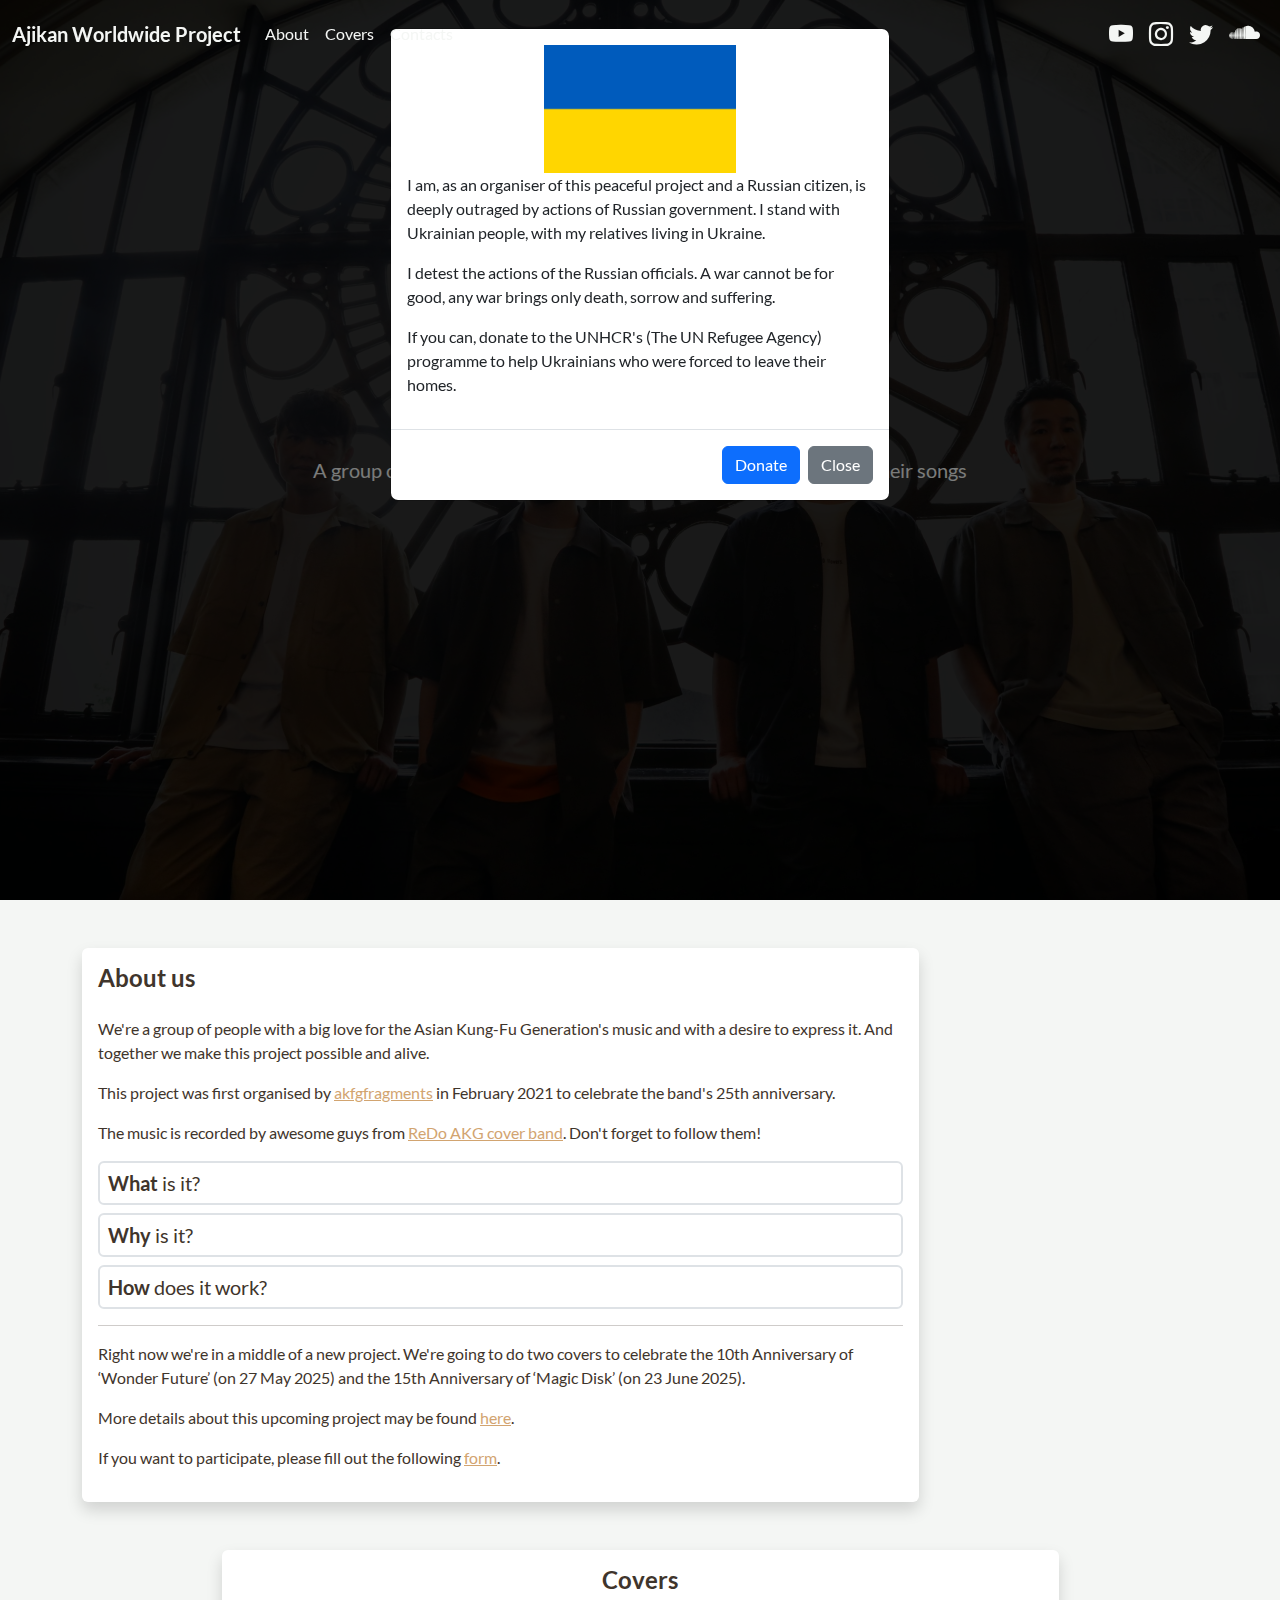
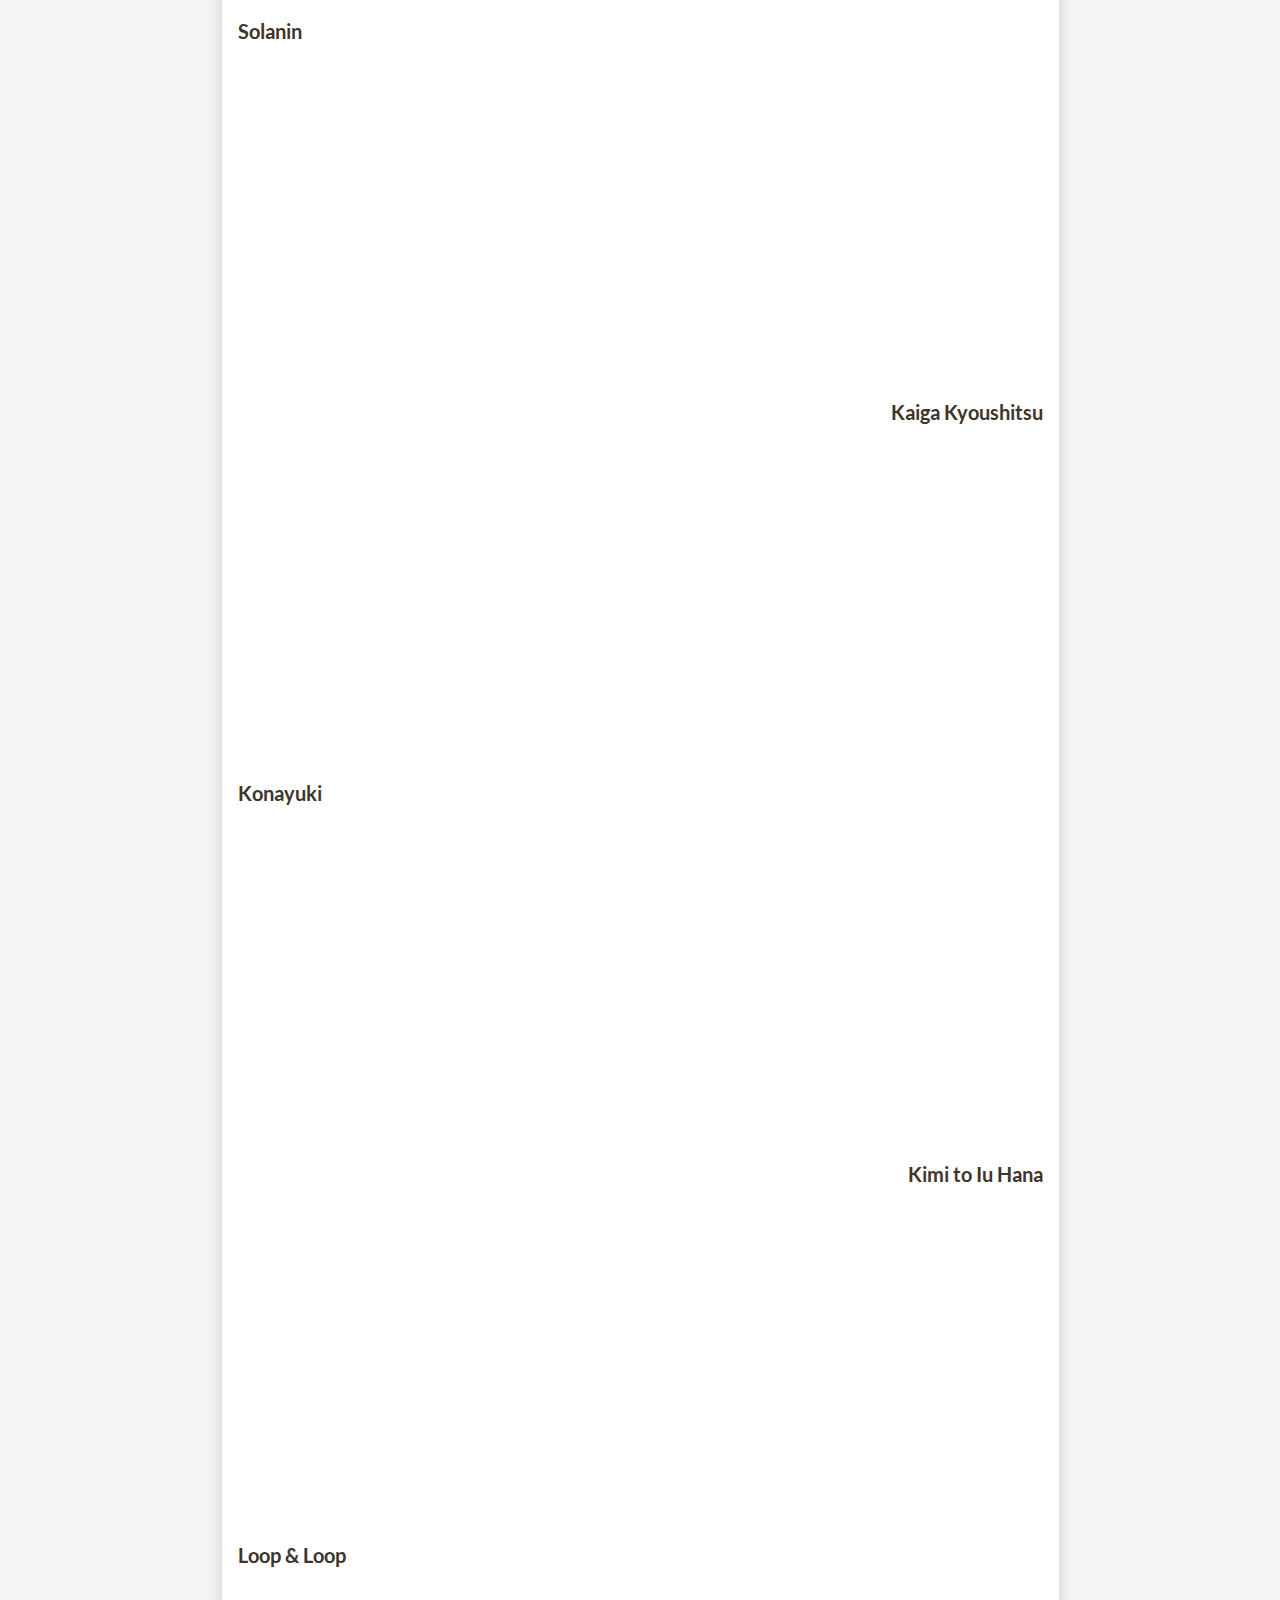
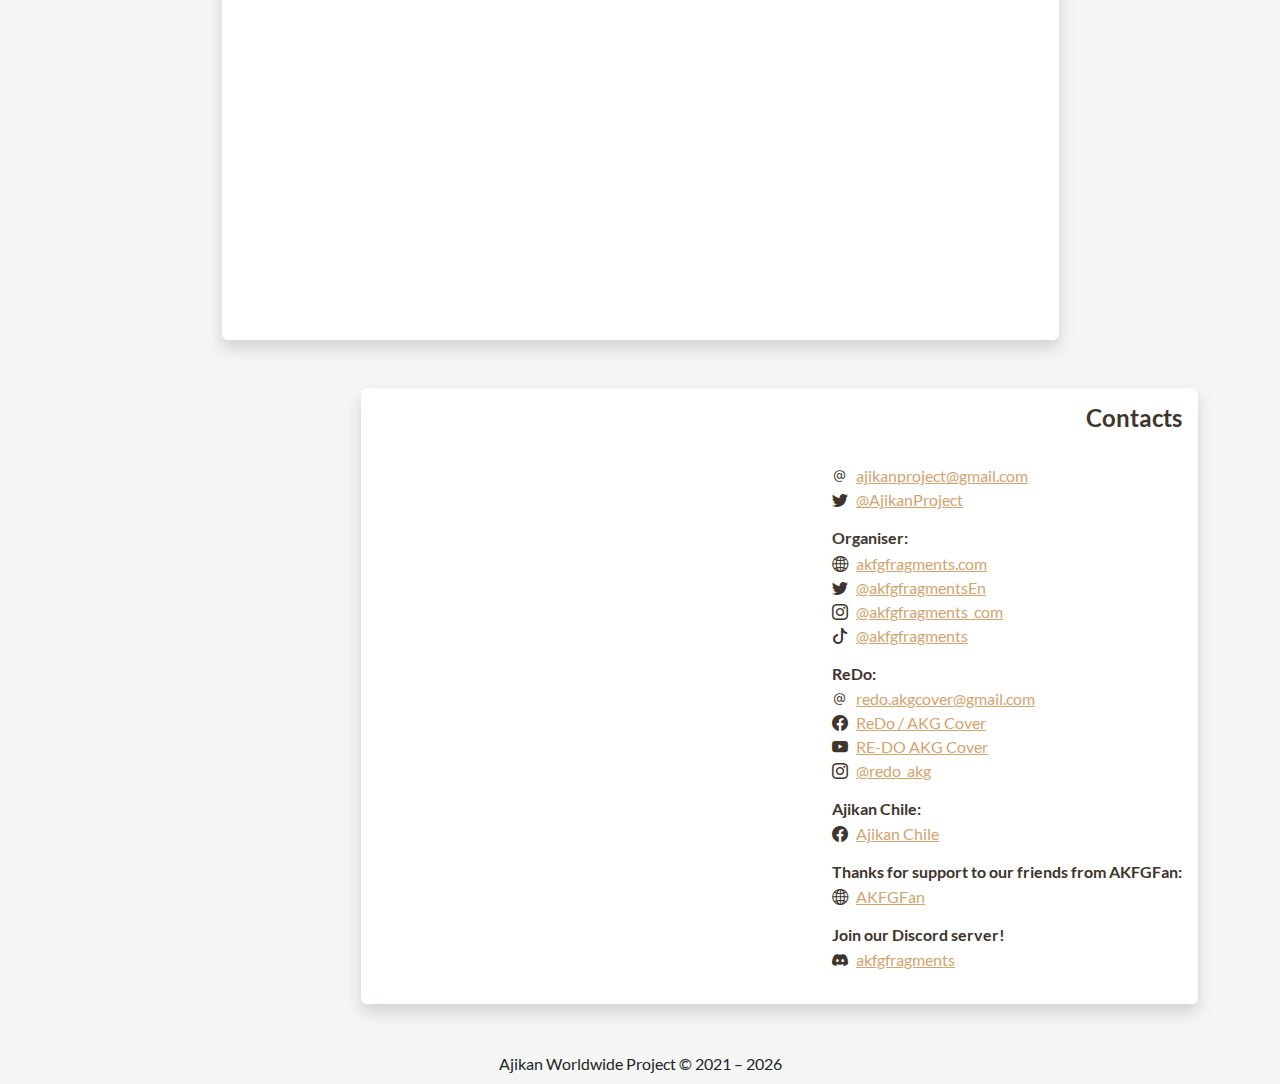
<file: index.html>
<!DOCTYPE html>
<html lang="en">

<head>
  <meta charset="UTF-8" />
  <meta name="description" content="A group of people who love Asian Kung-Fu Generation and cover their songs" />
  <meta name="robots" content="noarchive" />

  <title>Ajikan Worldwide Project</title>

  <!-- Bootstrap CSS -->
  <link href="https://cdn.jsdelivr.net/npm/bootstrap@5.3.3/dist/css/bootstrap.min.css" rel="stylesheet"
    integrity="sha384-QWTKZyjpPEjISv5WaRU9OFeRpok6YctnYmDr5pNlyT2bRjXh0JMhjY6hW+ALEwIH" crossorigin="anonymous">
  <script src="https://cdn.jsdelivr.net/npm/bootstrap@5.3.3/dist/js/bootstrap.bundle.min.js"
    integrity="sha384-YvpcrYf0tY3lHB60NNkmXc5s9fDVZLESaAA55NDzOxhy9GkcIdslK1eN7N6jIeHz"
    crossorigin="anonymous"></script>

  <link rel="stylesheet" href="https://cdn.jsdelivr.net/npm/bootstrap-icons@1.11.3/font/bootstrap-icons.min.css">

  <!-- FontAwesome -->
  <link rel="stylesheet" href="https://maxcdn.bootstrapcdn.com/font-awesome/4.4.0/css/font-awesome.min.css">

  <!-- JQuery -->
  <script src="https://ajax.googleapis.com/ajax/libs/jquery/3.6.0/jquery.min.js"></script>

  <!-- Open Ukraine modal -->
  <script type="text/javascript">
    $(window).on('load', function () {
      $('#ukraineModal').modal('show');
    });
  </script>

  <script type="text/javascript" src="js/script.js"></script>
</head>

<body id="page-top">
  <div id="ukraineModal" class="modal fade" tabindex="-1" aria-labelledby="ukraineModal" aria-hidden="true">
    <div class="modal-dialog">
      <div class="modal-content">
        <div class="modal-body">
          <img class="mx-auto d-block" style="width: 192px; height: 128.25;" src="assets/img/uk_flag.png">
          <p>I am, as an organiser of this peaceful project and a Russian citizen, is deeply outraged by actions of
            Russian government. I stand with Ukrainian people, with my relatives living in Ukraine.</p>
          <p>I detest the actions of the Russian officials. A war cannot be for good, any war brings only death, sorrow
            and suffering.</p>
          <p>If you can, donate to the UNHCR's (The UN Refugee Agency) programme to help Ukrainians who were forced to
            leave their homes.</p>
        </div>
        <div class="modal-footer">
          <button type="button" class="btn btn-primary"
            onclick="window.open('https://donate.unhcr.org/int/en/ukraine-emergency#_ga=2.117239878.1532399860.1646207460-1762786588.1646207460');">Donate</button>
          <button type="button" class="btn btn-secondary" data-bs-dismiss="modal">Close</button>
        </div>
      </div>
    </div>
  </div>

  <header>
    <nav class="navbar navbar-expand-lg navbar-dark d-none d-lg-block" style="z-index: 2000;">
      <div class="container-fluid">
        <!-- Header menu -->
        <a class="navbar-brand nav-link" href="#page-top">
          <strong>Ajikan Worldwide Project</strong>
        </a>
        <button class="navbar-toggler" type="button" data-mdb-toggle="collapse" data-mdb-target="#navbarExample01"
          aria-controls="navbarExample01" aria-expanded="false" aria-label="Toggle navigation">
          <i class="bi bi-list"></i>
        </button>
        <div class="collapse navbar-collapse">
          <ul class="navbar-nav me-auto mb-2 mb-lg-0">
            <li class="nav-item active">
              <a class="nav-link" aria-current="page" href="#about">About</a>
            </li>
            <li class="nav-item">
              <a class="nav-link" aria-current="page" href="#covers">Covers</a>
            </li>
            <li class="nav-item">
              <a class="nav-link" aria-current="page" href="#contacts">Contacts</a>
            </li>
          </ul>

          <ul class="navbar-nav d-flex flex-row">
            <!-- Icons -->
            <li class="nav-item me-3 me-lg-0">
              <a class="nav-link" href="https://youtube.com/playlist?list=PLBtkVDK4SilvVspp_Xd1tczw7ywoRb23K"
                rel="nofollow" target="_blank" role="img" title="YouTube" aria-label="YouTube">
                <i class="header-icon bi bi-youtube"></i>
              </a>
            </li>
            <li class="nav-item me-3 me-lg-0">
              <a class="nav-link" href="https://instagram.com/akfgfragments_com" rel="nofollow" target="_blank"
                 role="img" aria-label="Instagram">
                <i class="header-icon bi bi-instagram"></i>
              </a>
            </li>
            <li class="nav-item me-3 me-lg-0">
              <a class="nav-link" href="https://twitter.com/AjikanProject" rel="nofollow" target="_blank" role="img"
                title="Twitter" aria-label="Twitter">
                <i class="header-icon bi bi-twitter"></i>
              </a>
            </li>
            <li class="nav-item me-3 me-lg-0">
              <a class="nav-link" href="https://soundcloud.com/ajikanproject" rel="nofollow" target="_blank" role="img"
                title="SoundCloud" aria-label="SoundCloud">
                <i class="header-icon fa fa-soundcloud pt-1"></i>
              </a>
            </li>
          </ul>
        </div>
      </div>
    </nav>

    <!-- Header image -->
    <div id="intro" class="bg-image shadow-2-strong">
      <div class="mask h-100">
        <div class="container d-flex align-items-center justify-content-center text-center h-100">
          <div>
            <h1 class="mb-3">Ajikan Worldwide Project</h1>
            <h5 class="mb-4">A group of people who love Asian Kung-Fu Generation and cover their songs</h5>
          </div>
        </div>
      </div>
    </div>
  </header>

  <!--Main layout-->
  <main class="mt-5">
    <div class="container">
      <!--Section: About-->
      <section class="mb-5 d-flex justify-content-start" id="about">
        <div class="shadow rounded p-3 content-block w-75">
          <h4 class="mb-4 text-start"><strong>About us</strong></h4>

          <p>We're a group of people with a big love for the Asian Kung-Fu Generation's music and with a desire to
            express it. And together we make this project possible and alive.</p>
          <p>This project was first organised by <a href="https://akfgfragments.com" target="_blank"
              role="link">akfgfragments</a> in February 2021 to celebrate the band's 25th anniversary.</p>
          <p>The music is recorded by awesome guys from <a href="https://www.facebook.com/redo.akg/" rel="nofollow"
              target="_blank" role="link" aria-label="Facebook">ReDo AKG cover band</a>. Don't forget to follow them!
          </p>

          <div class="mb-2">
            <h5 class="border border-2 rounded-top rounded-bottom mb-0 p-2 about-small-header" data-id="1">
              <strong>What</strong> is it?
            </h5>
            <div class="border border-top-0 border-2 rounded-bottom m-0 p-2 about-small-text" data-id="1">
              <p>This is a worldwide project in which anyone can participate. We make covers to celebrate different
                landmarks of the band's history. For example, initially we made a cover of ‘Solanin’ to feature the
                Asian Kung-Fu Generation's 25th Anniversary.</p>
            </div>
          </div>

          <div class="mb-2">
            <h5 class="border border-2 rounded-top rounded-bottom mb-0 p-2 about-small-header" data-id="2">
              <strong>Why</strong> is it?
            </h5>
            <div class="border border-top-0 border-2 rounded-bottom m-0 p-2 about-small-text" data-id="2">
              <p>The main purpose of the project is to show how big and diverse Asian Kung-Fu Generation fan community
                is. It doesn’t matter whether can we sing or not. The purpose is not to make a cover with perfect
                vocals, the main goal is to show our love and passion for the band.</p>
            </div>
          </div>

          <div class="mb-2">
            <h5 class="border border-2 rounded-top rounded-bottom mb-0 p-2 about-small-header" data-id="3">
              <strong>How</strong> does it work?
            </h5>
            <div class="border border-top-0 border-2 rounded-bottom m-0 p-2 about-small-text" data-id="3">
              <p>We select a song via an open survey in which anyone can take part in. As soon as song is chosen, we
                record the instrumental part (thanks to the cover band Re-Do). After that, each participant record the
                needed part of the song. When everything of the above is ready, we mix and master the final track, and
                edit the video. Then, at the landmark date, the video is uploaded to YouTube.</p>
              <p>The results of song selection questionnaires are availaible <a href="./songs-selection.html"
                  target="_blank">here</a>.</p>
            </div>
          </div>

          <hr>

          <div>
            <p>Right now we're in a middle of a new project. We're going to do two covers to celebrate the 10th Anniversary
              of ‘Wonder Future’ (on 27 May 2025) and the 15th Anniversary of ‘Magic Disk’ (on 23 June 2025).</p>
            <p>More details about this upcoming project may be found <a href="./2025.html">here</a>.
            </p>
            <p>If you want to participate, please fill out the following <a
                href="https://akfgfragments.notion.site/12d1ab9759bf8075a21ac1ede3f9e10f?pvs=105" target="_blank">form</a>.</p>
          </div>

          <!--div>
            <h5><strong>Want to join us?</strong></h5>
            <p>Right now we don't run any cover project, but if you want to be notified about upcoming events, write to <a href="mailto:ajikanproject@gmail.com" rel="nofollow" target="_blank" role="img" aria-label="E-mail">ajikanproject@gmail.com</a>.</p>
          </div-->
        </div>
      </section>
      <!--Section: About-->

      <!--Section: Covers-->
      <section class="mb-5 d-flex justify-content-center" id="covers">
        <div class="shadow rounded p-3 content-block w-75">
          <h4 class="mb-4 text-center"><strong>Covers</strong></h4>

          <div class="mb-4 cover-block">
            <h5 class="mb-3 text-start"><strong>Solanin</strong></h5>

            <div class="ratio ratio-16x9 cover-video cover-video-left">
              <iframe src="https://www.youtube-nocookie.com/embed/ccM2jZI3OmI" title="YouTube video player"
                frameborder="0"
                allow="accelerometer; autoplay; clipboard-write; encrypted-media; gyroscope; picture-in-picture"
                allowfullscreen></iframe>
            </div>
          </div>

          <div class="mb-4 cover-block">
            <h5 class="mb-3 text-end"><strong>Kaiga Kyoushitsu</strong></h5>

            <div class="ratio ratio-16x9 cover-video cover-video-right">
              <iframe width="700" height="393.75" src="https://www.youtube-nocookie.com/embed/iybtu4-18_0"
                title="YouTube video player" frameborder="0"
                allow="accelerometer; autoplay; clipboard-write; encrypted-media; gyroscope; picture-in-picture"
                allowfullscreen></iframe>
            </div>
          </div>

          <div class="mb-4 cover-block">
            <h5 class="mb-3 text-start"><strong>Konayuki</strong></h5>

            <div class="ratio ratio-16x9 cover-video cover-video-left">
              <iframe width="700" height="393.75" src="https://www.youtube-nocookie.com/embed/epsY6f1ets0"
                title="YouTube video player" frameborder="0"
                allow="accelerometer; autoplay; clipboard-write; encrypted-media; gyroscope; picture-in-picture"
                allowfullscreen></iframe>
            </div>
          </div>

          <div class="mb-4 cover-block">
            <h5 class="mb-3 text-end"><strong>Kimi to Iu Hana</strong></h5>

            <div class="ratio ratio-16x9 cover-video cover-video-right">
              <iframe width="700" height="393.75" src="https://www.youtube-nocookie.com/embed/tEllozG43H8"
                title="YouTube video player" frameborder="0"
                allow="accelerometer; autoplay; clipboard-write; encrypted-media; gyroscope; picture-in-picture"
                allowfullscreen></iframe>
            </div>
          </div>

          <div class="mb-4 cover-block">
            <h5 class="mb-3 text-start"><strong>Loop & Loop</strong></h5>

            <div class="ratio ratio-16x9 cover-video cover-video-left">
              <iframe width="700" height="393.75" src="https://www.youtube-nocookie.com/embed/_kSjoRU4OHg"
                title="YouTube video player" frameborder="0"
                allow="accelerometer; autoplay; clipboard-write; encrypted-media; gyroscope; picture-in-picture"
                allowfullscreen></iframe>
            </div>
          </div>
        </div>
      </section>
      <!--Section: Covers-->

      <!--Section: Contacts-->
      <!-- NOT ADAPTED FOR MOBILES! -->
      <section class="mb-5 d-flex justify-content-end" id="contacts">
        <div class="shadow rounded p-3 content-block w-75 d-flex justify-content-end">
          <div class="d-flex flex-column justify-content-end">
            <div class="mb-4 text-end">
              <h4><strong>Contacts</strong></h4>
            </div>

            <div>
              <div class="mb-3 d-flex flex-column">
                <div class="d-inline-flex">
                  <i class="bi bi-at pe-2"></i>
                  <a href="mailto:ajikanproject@gmail.com" rel="nofollow" target="_blank" role="link"
                    aria-label="E-mail">ajikanproject@gmail.com</a>
                </div>
                <div class="d-inline-flex">
                  <i class="bi bi-twitter pe-2"></i>
                  <a href="https://twitter.com/AjikanProject" rel="nofollow" target="_blank" role="link"
                    aria-label="Twitter">@AjikanProject</a>
                </div>
              </div>

              <div class="mb-3 d-flex flex-column">
                <h6 class="mb-1"><strong>Organiser:</strong></h6>
                <div class="d-inline-flex">
                  <i class="bi bi-globe2 pe-2"></i>
                  <a href="https://akfgfragments.com" target="_blank" role="link"
                    aria-label="akfgfragments">akfgfragments.com</a>
                </div>
                <div class="d-inline-flex">
                  <i class="bi bi-twitter pe-2"></i>
                  <a href="https://twitter.com/akfgfragmentsEn" rel="nofollow" target="_blank" role="link"
                    aria-label="Twitter">@akfgfragmentsEn</a>
                </div>
                <div class="d-inline-flex">
                  <i class="bi bi-instagram pe-2"></i>
                  <a href="https://www.instagram.com/akfgfragments_com/" rel="nofollow" target="_blank" role="link"
                    aria-label="Instagram">@akfgfragments_com</a>
                </div>
                <div class="d-inline-flex">
                  <i class="bi bi-tiktok pe-2"></i>
                  <a href="https://www.tiktok.com/@akfgfragments/" rel="nofollow" target="_blank" role="link"
                    aria-label="TikTok">@akfgfragments</a>
                </div>
              </div>

              <div class="mb-3 d-flex flex-column">
                <h6 class="mb-1"><strong>ReDo:</strong></h6>
                <div class="d-inline-flex">
                  <i class="bi bi-at pe-2"></i>
                  <a href="mailto:redo.akgcover@gmail.com" rel="nofollow" target="_blank" role="link"
                    aria-label="E-mail">redo.akgcover@gmail.com</a>
                </div>
                <div class="d-inline-flex">
                  <i class="bi bi-facebook pe-2"></i>
                  <a href="https://www.facebook.com/redo.akg/" rel="nofollow" target="_blank" role="link"
                    aria-label="Facebook">ReDo / AKG Cover</a>
                </div>
                <div class="d-inline-flex">
                  <i class="bi bi-youtube pe-2"></i>
                  <a href="https://www.youtube.com/channel/UC408ecwFVoL3ehcupHQL8_g" rel="nofollow" target="_blank"
                    role="link" aria-label="YouTube">RE-DO AKG Cover</a>
                </div>
                <div class="d-inline-flex">
                  <i class="bi bi-instagram pe-2"></i>
                  <a href="https://www.instagram.com/redo_akg/" rel="nofollow" target="_blank" role="link"
                    aria-label="Instagram">@redo_akg</a>
                </div>
              </div>

              <div class="mb-3 d-flex flex-column">
                <h6 class="mb-1"><strong>Ajikan Chile:</strong></h6>
                <div class="d-inline-flex">
                  <i class="bi bi-facebook pe-2"></i>
                  <a href="https://www.facebook.com/AjikanChile" rel="nofollow" target="_blank" role="link"
                    aria-label="Facebook">Ajikan Chile</a>
                </div>
              </div>

              <div class="mb-3 d-flex flex-column">
                <h6 class="mb-1"><strong>Thanks for support to our friends from AKFGFan:</strong></h6>
                <div class="d-inline-flex">
                  <i class="bi bi-globe2 pe-2"></i>
                  <a href="https://akfgfan.com/" rel="nofollow" target="_blank" role="img"
                    aria-label="AKFGFan">AKFGFan</a>
                </div>
              </div>

              <div class="mb-3 d-flex flex-column">
                <h6 class="mb-1"><strong>Join our Discord server!</strong></h6>
                <div class="d-inline-flex">
                  <i class="bi bi-discord pe-2"></i>
                  <a href="https://discord.gg/psvUGQP5gK" rel="nofollow" target="_blank" role="img"
                    aria-label="Discord">akfgfragments</a>
                </div>
              </div>
            </div>
          </div>
        </div>
      </section>
      <!--Section: Contacts-->
    </div>
  </main>

  <footer class="mb-2 text-center">
    <span>Ajikan Worldwide Project © 2021
      <span id="current-year">
        <script type="text/javascript">
          if (new Date().getFullYear() !== 2021) {
            document.write('– ' + new Date().getFullYear());
          }
        </script>
      </span>
    </span>
  </footer>
</body>

</html>
</file>
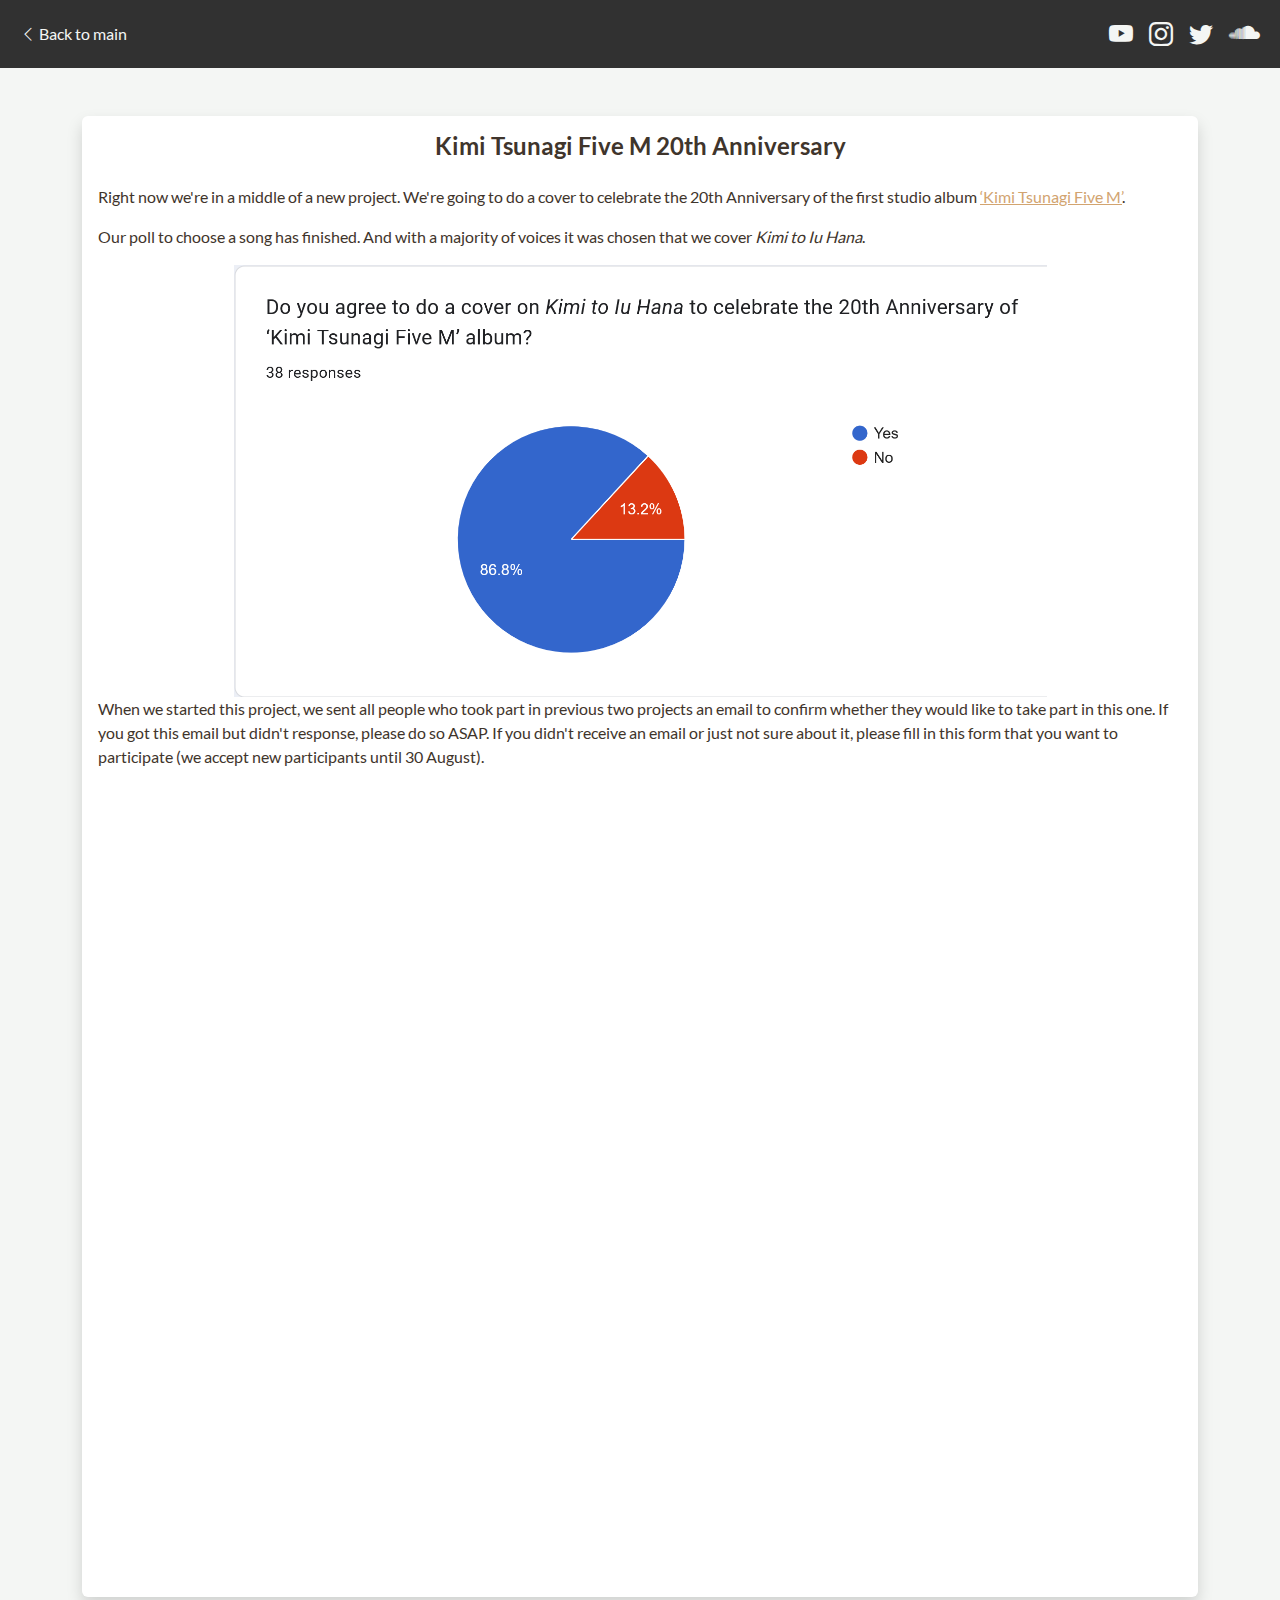
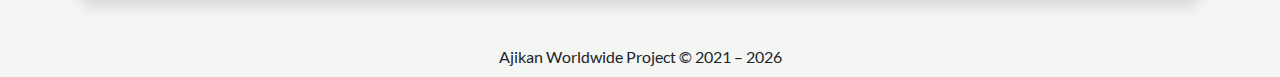
<file: kimi-tsunagi.html>
<!DOCTYPE html>
<html lang="en">

<head>
    <meta charset="UTF-8">
    <meta name="description" content="A group of people who love Asian Kung-Fu Generation and cover their songs" />
    <meta name="robots" content="noarchive, noindex" />
    <title>Ajikan Worldwide Project</title>

    <!-- Bootstrap CSS -->
    <link href="https://cdn.jsdelivr.net/npm/bootstrap@5.3.3/dist/css/bootstrap.min.css" rel="stylesheet"
    integrity="sha384-QWTKZyjpPEjISv5WaRU9OFeRpok6YctnYmDr5pNlyT2bRjXh0JMhjY6hW+ALEwIH" crossorigin="anonymous">

    <!-- FontAwesome -->
    <link rel="stylesheet" href="https://maxcdn.bootstrapcdn.com/font-awesome/4.4.0/css/font-awesome.min.css">

    <!-- JQuery -->
    <script src="https://ajax.googleapis.com/ajax/libs/jquery/3.6.0/jquery.min.js"></script>

    <script type="text/javascript" src="js/script.js"></script>
</head>

<body id="page-top">
    <header>
        <nav class="navbar navbar-expand-lg navbar-dark d-none d-lg-block">
            <div class="container-fluid">
                <!-- Header menu -->
                <div class="collapse navbar-collapse">
                    <ul class="navbar-nav me-auto mb-2 mb-lg-0">
                        <li class="nav-item active">
                            <a class="nav-link" aria-current="page" href="https://ajikanproject.akfgfragments.com"><i
                                    class="bi bi-chevron-left"></i> <span>Back to main</span></a>
                        </li>
                    </ul>

                    <ul class="navbar-nav d-flex flex-row">
                        <!-- Icons -->
                        <li class="nav-item me-3 me-lg-0">
                            <a class="nav-link"
                                href="https://youtube.com/playlist?list=PLBtkVDK4SilvVspp_Xd1tczw7ywoRb23K"
                                rel="nofollow" target="_blank" role="img" aria-label="YouTube">
                                <i class="header-icon bi bi-youtube"></i>
                            </a>
                        </li>
                        <li class="nav-item me-3 me-lg-0">
                            <a class="nav-link" href="https://instagram.com/akfgfragments_com" rel="nofollow" target="_blank"
                               role="img" aria-label="Instagram">
                                <i class="header-icon bi bi-instagram"></i>
                            </a>
                        </li>
                        <li class="nav-item me-3 me-lg-0">
                            <a class="nav-link" href="https://twitter.com/AjikanProject" rel="nofollow"
                                target="_blank" role="img" aria-label="Twitter">
                                <i class="header-icon bi bi-twitter"></i>
                            </a>
                        </li>
                        <li class="nav-item me-3 me-lg-0">
                            <a class="nav-link" href="https://soundcloud.com/ajikanproject" rel="nofollow"
                                target="_blank" role="img" title="SoundCloud" aria-label="SoundCloud">
                                <i class="header-icon fa fa-soundcloud pt-1"></i>
                            </a>
                        </li>
                    </ul>
                </div>
            </div>
        </nav>

        <div id="songs-mask"></div>
    </header>

    <!--Main layout-->
    <main class="mt-5">
        <div class="container">
            <section class="mb-5 d-flex justify-content-center">
                <div class="shadow rounded p-3 content-block w-100">
                    <h4 class="mb-4 text-center"><strong>Kimi Tsunagi Five M 20th Anniversary</strong></h4>
                    <p>Right now we're in a middle of a new project. We're going to do a cover to celebrate the 20th
                        Anniversary of the first studio album <a
                            href="https://akfgfragments.com/release?Kimi_Tsunagi_Five_M" target="_blank">‘Kimi Tsunagi
                            Five M’</a>.</p>
                    <!--p>We had an idea to cover <a href="https://akfgfragments.com/song?Kimi_to_Iu_Hana"
                            target="_blank"><em>Kimi to Iu Hana</em></a> for this project, but it's not totally fair.
                        So,we decided to run a poll to ask you all whether you are okay with this song, or you would
                        liketo run a full-album poll to chose a song.</p>
                    <div class="d-flex justify-content-center">
                        <iframe
                            src="https://docs.google.com/forms/d/e/1FAIpQLSeHjZduAScg-uFnawgK-1g3Wc5kZYHIDP5QtLgPun9xkQLdyw/viewform?embedded=true"
                            width="640" height="696" frameborder="0" marginheight="0" marginwidth="0">Loading…</iframe>
                    </div-->
                    <p>Our poll to choose a song has finished. And with a majority of voices it was chosen that we cover
                        <em>Kimi to Iu Hana</em>.</p>
                    <div class="d-flex justify-content-center">
                        <img src="./assets/img/Kimi_to_Iu_Hana_poll.png" class="w-75">
                    </div>
                    <p>When we started this project, we sent all people who took part in previous two projects an email
                        to confirm whether they would like to take part in this one. If you got this email but didn't
                        response, please do so ASAP. If you didn't receive an email or just not sure about it, please
                        fill in this form that you want to participate (we accept new participants until 30 August).</p>
                    <div id="participation-form" class="text-center">
                        <iframe
                            src="https://docs.google.com/forms/d/e/1FAIpQLSdPRSOlEnmmInvgSe7LbzTdm6KsA_-SF_qSF-bd-RdoNJAi5A/viewform?embedded=true"
                            width="640" height="790" frameborder="0" marginheight="0" marginwidth="0">Loading…</iframe>
                    </div>
                </div>
            </section>
        </div>
    </main>

    <footer class="mb-2 text-center">
        <span>Ajikan Worldwide Project © 2021
            <span id="current-year">
                <script type="text/javascript">
                    if (new Date().getFullYear() !== 2021) {
                        document.write('– ' + new Date().getFullYear());
                    }
                </script>
            </span>
        </span>
    </footer>
</body>

</html>
</file>
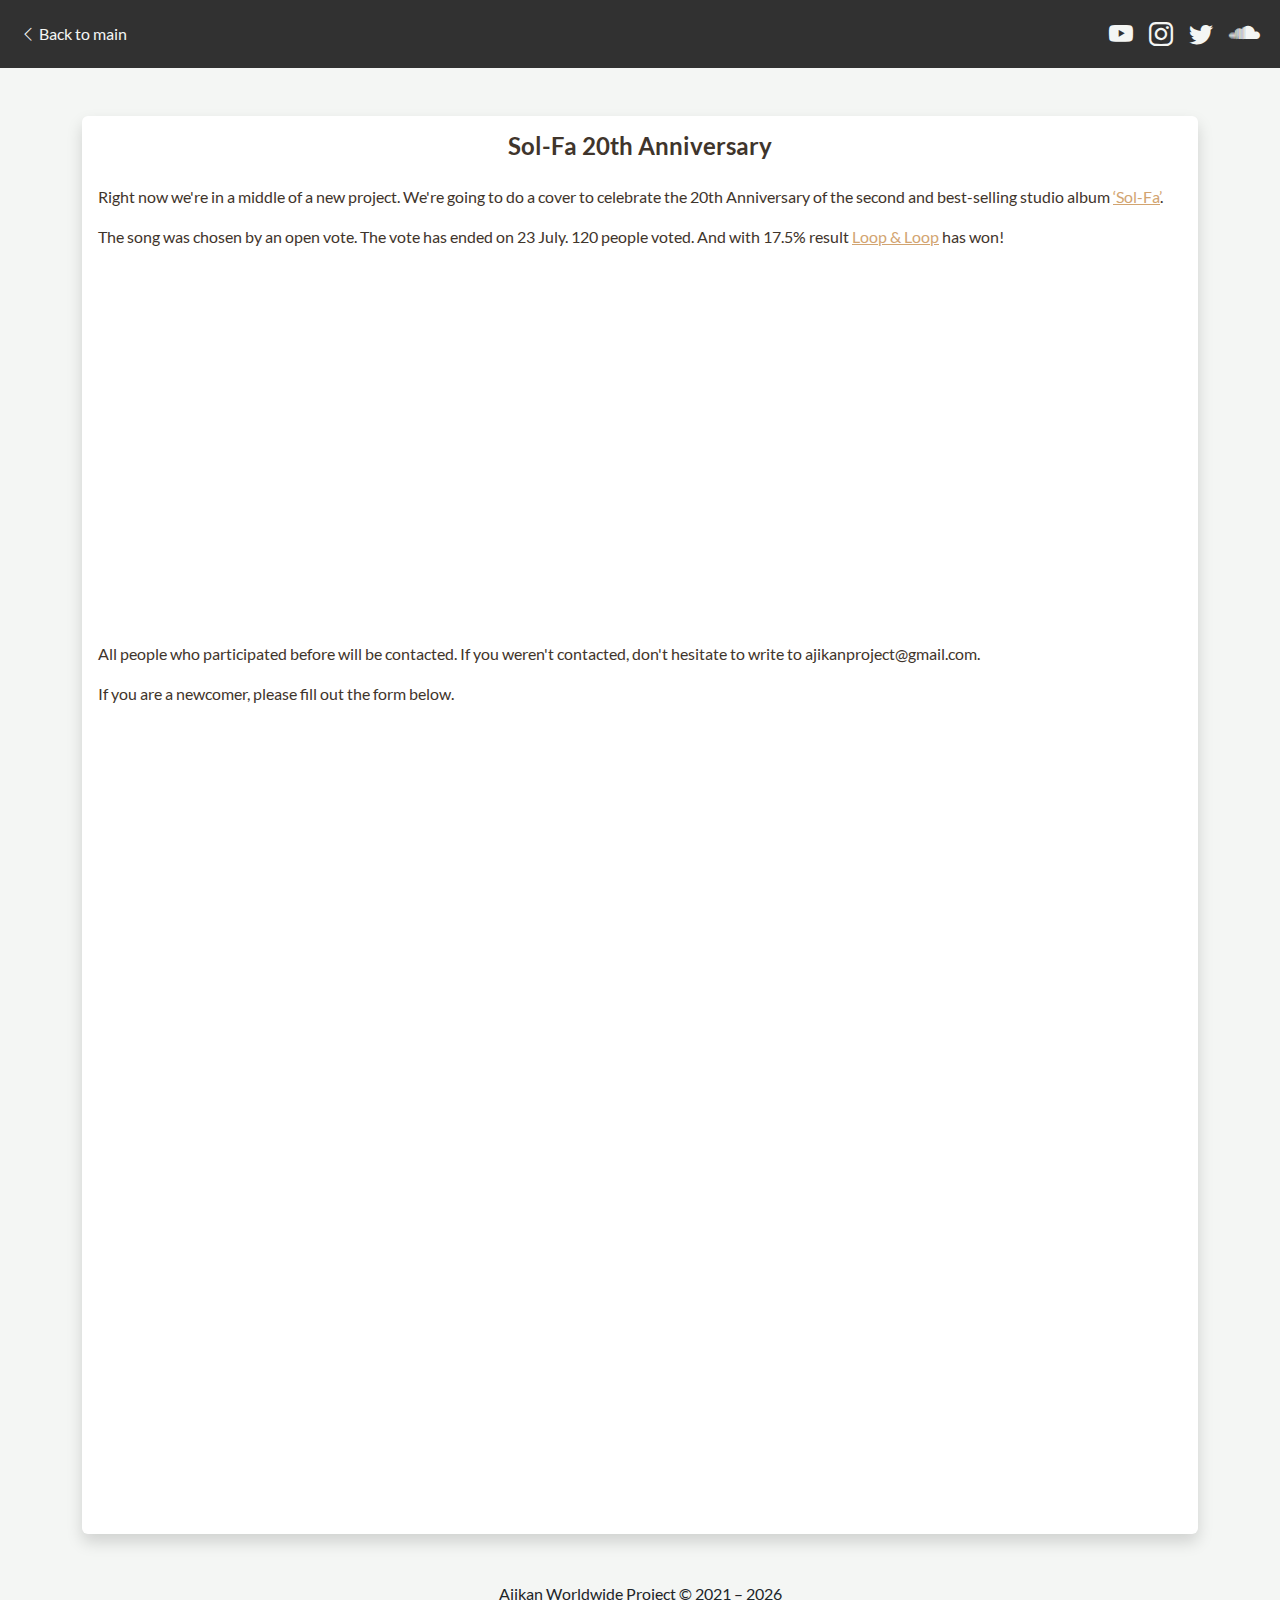
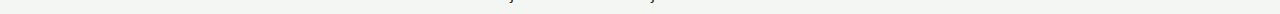
<file: sol-fa.html>
<!DOCTYPE html>
<html lang="en">

<head>
    <meta charset="UTF-8">
    <meta name="description" content="A group of people who love Asian Kung-Fu Generation and cover their songs" />
    <meta name="robots" content="noarchive, noindex" />
    <title>Ajikan Worldwide Project</title>

    <!-- Bootstrap CSS -->
    <link href="https://cdn.jsdelivr.net/npm/bootstrap@5.3.3/dist/css/bootstrap.min.css" rel="stylesheet"
        integrity="sha384-QWTKZyjpPEjISv5WaRU9OFeRpok6YctnYmDr5pNlyT2bRjXh0JMhjY6hW+ALEwIH" crossorigin="anonymous">

    <!-- FontAwesome -->
    <link rel="stylesheet" href="https://maxcdn.bootstrapcdn.com/font-awesome/4.4.0/css/font-awesome.min.css">

    <!-- JQuery -->
    <script src="https://ajax.googleapis.com/ajax/libs/jquery/3.6.0/jquery.min.js"></script>

    <script type="text/javascript" src="js/script.js"></script>
</head>

<body id="page-top">
    <header>
        <nav class="navbar navbar-expand-lg navbar-dark d-none d-lg-block">
            <div class="container-fluid">
                <!-- Header menu -->
                <div class="collapse navbar-collapse">
                    <ul class="navbar-nav me-auto mb-2 mb-lg-0">
                        <li class="nav-item active">
                            <a class="nav-link" aria-current="page" href="https://ajikanproject.akfgfragments.com"><i
                                    class="bi bi-chevron-left"></i> <span>Back to main</span></a>
                        </li>
                    </ul>

                    <ul class="navbar-nav d-flex flex-row">
                        <!-- Icons -->
                        <li class="nav-item me-3 me-lg-0">
                            <a class="nav-link"
                                href="https://youtube.com/playlist?list=PLBtkVDK4SilvVspp_Xd1tczw7ywoRb23K"
                                rel="nofollow" target="_blank" role="img" aria-label="YouTube">
                                <i class="header-icon bi bi-youtube"></i>
                            </a>
                        </li>
                        <li class="nav-item me-3 me-lg-0">
                            <a class="nav-link" href="https://instagram.com/akfgfragments_com" rel="nofollow" target="_blank"
                               role="img" aria-label="Instagram">
                                <i class="header-icon bi bi-instagram"></i>
                            </a>
                        </li>
                        <li class="nav-item me-3 me-lg-0">
                            <a class="nav-link" href="https://twitter.com/AjikanProject" rel="nofollow" target="_blank"
                                role="img" aria-label="Twitter">
                                <i class="header-icon bi bi-twitter"></i>
                            </a>
                        </li>
                        <li class="nav-item me-3 me-lg-0">
                            <a class="nav-link" href="https://soundcloud.com/ajikanproject" rel="nofollow"
                                target="_blank" role="img" title="SoundCloud" aria-label="SoundCloud">
                                <i class="header-icon fa fa-soundcloud pt-1"></i>
                            </a>
                        </li>
                    </ul>
                </div>
            </div>
        </nav>

        <div id="songs-mask"></div>
    </header>

    <!--Main layout-->
    <main class="mt-5">
        <div class="container">
            <section class="mb-5 d-flex justify-content-center">
                <div class="shadow rounded p-3 content-block w-100">
                    <h4 class="mb-4 text-center"><strong>Sol-Fa 20th Anniversary</strong></h4>
                    <p>Right now we're in a middle of a new project. We're going to do a cover to celebrate the 20th
                        Anniversary of the second and best-selling studio album <a
                            href="https://akfgfragments.com/release?Sol-Fa" target="_blank">‘Sol-Fa’</a>.</p>
                    <p> The song was chosen by an open vote. The vote has ended on 23 July. 120 people voted. And with
                        17.5% result <a href="https://akfgfragments.com/song?Loop_&_Loop" target="_blank">Loop &
                            Loop</a> has won!</p>
                    <div class="text-center">
                        <iframe width="755" height="371" seamless frameborder="0" scrolling="no"
                            src="https://docs.google.com/spreadsheets/d/e/2PACX-1vQQ4hnREEgMa1TPF4x4x6V6-ln6LzodJTKU4ydu6uNvzNqgoAiGevMzntQQj4MtfZjpQaa_vcrJkp14/pubchart?oid=1075331280&amp;format=image"></iframe>
                    </div>

                    <!-- <div class="d-flex justify-content-center">
                        <iframe
                            src="https://docs.google.com/forms/d/e/1FAIpQLSfy3XwiI1fe_IC_Va8sc58eQO8_uhjP1cAaMPIdhC4-V-xiRw/viewform?embedded=true"
                            width="640" height="1095" frameborder="0" marginheight="0" marginwidth="0">Loading…</iframe>
                    </div> -->
                    <p>All people who participated before will be contacted. If you weren't contacted, don't hesitate to
                        write to ajikanproject@gmail.com.</p>
                    <p>If you are a newcomer, please fill out the form below.</p>
                    <div id="participation-form" class="text-center">
                        <iframe
                            src="https://docs.google.com/forms/d/e/1FAIpQLSdPRSOlEnmmInvgSe7LbzTdm6KsA_-SF_qSF-bd-RdoNJAi5A/viewform?embedded=true"
                            width="640" height="790" frameborder="0" marginheight="0" marginwidth="0">Loading…</iframe>
                    </div>
                </div>
            </section>
        </div>
    </main>

    <footer class="mb-2 text-center">
        <span>Ajikan Worldwide Project © 2021
            <span id="current-year">
                <script type="text/javascript">
                    if (new Date().getFullYear() !== 2021) {
                        document.write('– ' + new Date().getFullYear());
                    }
                </script>
            </span>
        </span>
    </footer>
</body>

</html>
</file>
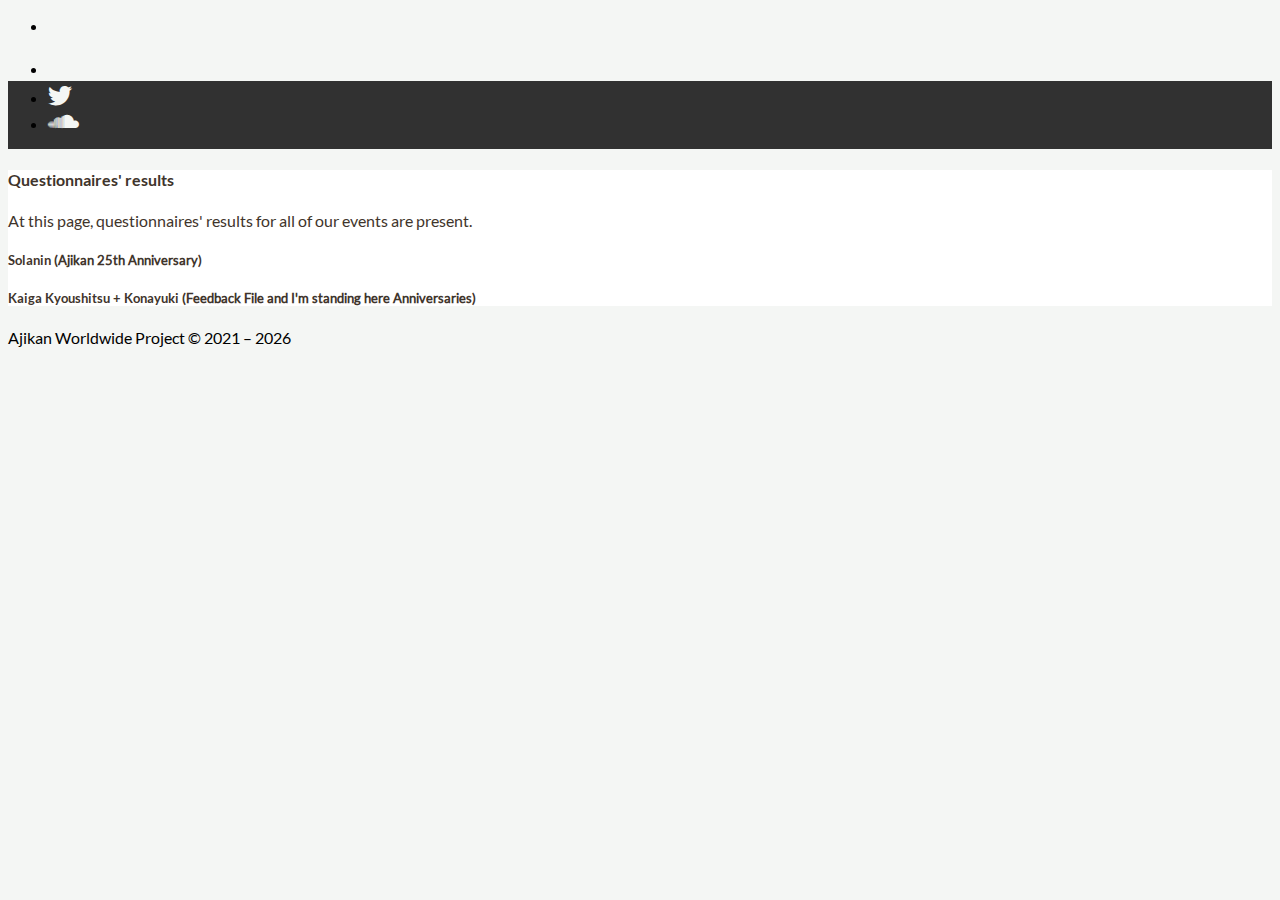
<file: songs-selection.html>
<!DOCTYPE html>
<html lang="en">

<head>
  <meta charset="UTF-8">
  <meta name="description" content="A group of people who love Asian Kung-Fu Generation and cover their songs" />
  <meta name="robots" content="noarchive, noindex" />
  <title>Ajikan Worldwide Project</title>

  <!-- Bootstrap CSS -->
  <link href="https://cdn.jsdelivr.net/npm/bootstrap@5.0.2/dist/css/bootstrap.min.css" rel="stylesheet"
    integrity="sha384-EVSTQN3/azprG1Anm3QDgpJLIm9Nao0Yz1ztcQTwFspd3yD65VohhpuuCOmLASjC" crossorigin="anonymous">

  <!-- FontAwesome -->
  <link rel="stylesheet" href="https://maxcdn.bootstrapcdn.com/font-awesome/4.4.0/css/font-awesome.min.css">

  <!-- JQuery -->
  <script src="https://ajax.googleapis.com/ajax/libs/jquery/3.6.0/jquery.min.js"></script>

  <script type="text/javascript" src="js/script.js"></script>
</head>

<body id="page-top">
  <header>
    <nav class="navbar navbar-expand-lg navbar-dark d-none d-lg-block">
      <div class="container-fluid">
        <!-- Header menu -->
        <div class="collapse navbar-collapse">
          <ul class="navbar-nav me-auto mb-2 mb-lg-0">
            <li class="nav-item active">
              <a class="nav-link" aria-current="page" href="https://ajikanproject.com"><i class="bi bi-chevron-left"></i>
                <span>Back to main</span></a>
            </li>
          </ul>

          <ul class="navbar-nav d-flex flex-row">
            <!-- Icons -->
            <li class="nav-item me-3 me-lg-0">
              <a class="nav-link" href="https://youtube.com/playlist?list=PLBtkVDK4SilvVspp_Xd1tczw7ywoRb23K"
                rel="nofollow" target="_blank" role="img" aria-label="YouTube">
                <i class="header-icon bi bi-youtube"></i>
              </a>
            </li>
            <li class="nav-item me-3 me-lg-0">
              <a class="nav-link" href="https://twitter.com/AjikanWorldwideProject" rel="nofollow" target="_blank"
                role="img" aria-label="Twitter">
                <i class="header-icon bi bi-twitter"></i>
              </a>
            </li>
            <li class="nav-item me-3 me-lg-0">
              <a class="nav-link" href="https://soundcloud.com/ajikanproject" rel="nofollow" target="_blank" role="img"
                title="SoundCloud" aria-label="SoundCloud">
                <i class="header-icon fa fa-soundcloud pt-1"></i>
              </a>
            </li>
          </ul>
        </div>
      </div>
    </nav>

    <div id="songs-mask"></div>
  </header>

  <!--Main layout-->
  <main class="mt-5">
    <div class="container">
      <section class="mb-5 d-flex justify-content-center">
        <div class="shadow rounded p-3 content-block w-100">
          <h4 class="mb-4 text-center"><strong>Questionnaires' results</strong></h4>

          <p>At this page, questionnaires' results for all of our events are present.</p>

          <!-- Solanin -->
          <div class="mb-2">
            <h5 class="border border-2 rounded-top rounded-bottom mb-0 p-2 about-small-header" data-id="1">
              <strong>Solanin</strong> (Ajikan 25th Anniversary)</h5>
            <div class="border border-top-0 border-2 rounded-bottom m-0 p-2 about-small-text" data-id="1">
              <p>Initially, the idea was to make 18 songs to celebrate the 25th Anniversary, starting with one selected
                from those 18. However, later we understood, that it was too much work and almost impossible for us to
                finish. So, only that one chosen songs was recorded.</p>
              <p>The initial principle was the following: we chose one song from each studio album, from each EP, both
                Feedback Files, from songs sang by Kensuke Kita, from indie period, from those which weren't present in
                the previous categories, and <em>Yellow</em> as Takahiro Yamada's song.</p>
              <p>The results of the first questionnaire are present here:</p>
              <div class="border border-2 rounded-top rounded-bottom mb-0 p-2 about-small-header text-center"
                data-id="4">The first initial survey's results</div>
              <div class="border border-top-0 border-2 rounded-bottom m-0 p-2 about-small-text" data-id="4">
                <!-- Kimi Tsunagi Five M -->
                <div class="text-center"><iframe width="600" height="371" seamless frameborder="0" scrolling="no"
                    src="https://docs.google.com/spreadsheets/d/e/2PACX-1vQ5WT4Z2Ppkj7WFaIaJbjC39Rwk-6rxYWiX2PQsjYXsOdmhcV88CIl8q0RIZ3FM3fa7o4vtdqs-iqZH/pubchart?oid=1259522048&amp;format=image"></iframe>
                </div>
                <!-- Sol-Fa -->
                <div class="text-center"><iframe width="600" height="371" seamless frameborder="0" scrolling="no"
                    src="https://docs.google.com/spreadsheets/d/e/2PACX-1vQ5WT4Z2Ppkj7WFaIaJbjC39Rwk-6rxYWiX2PQsjYXsOdmhcV88CIl8q0RIZ3FM3fa7o4vtdqs-iqZH/pubchart?oid=369052742&amp;format=image"></iframe>
                </div>
                <!-- Fanclub -->
                <div class="text-center"><iframe width="600" height="371" seamless frameborder="0" scrolling="no"
                    src="https://docs.google.com/spreadsheets/d/e/2PACX-1vQ5WT4Z2Ppkj7WFaIaJbjC39Rwk-6rxYWiX2PQsjYXsOdmhcV88CIl8q0RIZ3FM3fa7o4vtdqs-iqZH/pubchart?oid=653816616&amp;format=image"></iframe>
                </div>
                <!-- WWW -->
                <div class="text-center"><iframe width="600" height="371" seamless frameborder="0" scrolling="no"
                    src="https://docs.google.com/spreadsheets/d/e/2PACX-1vQ5WT4Z2Ppkj7WFaIaJbjC39Rwk-6rxYWiX2PQsjYXsOdmhcV88CIl8q0RIZ3FM3fa7o4vtdqs-iqZH/pubchart?oid=1673297645&amp;format=image"></iframe>
                </div>
                <!-- Surf -->
                <div class="text-center"><iframe width="600" height="371" seamless frameborder="0" scrolling="no"
                    src="https://docs.google.com/spreadsheets/d/e/2PACX-1vQ5WT4Z2Ppkj7WFaIaJbjC39Rwk-6rxYWiX2PQsjYXsOdmhcV88CIl8q0RIZ3FM3fa7o4vtdqs-iqZH/pubchart?oid=1681157060&amp;format=image"></iframe>
                </div>
                <!-- Magic Disk -->
                <div class="text-center"><iframe width="600" height="371" seamless frameborder="0" scrolling="no"
                    src="https://docs.google.com/spreadsheets/d/e/2PACX-1vQ5WT4Z2Ppkj7WFaIaJbjC39Rwk-6rxYWiX2PQsjYXsOdmhcV88CIl8q0RIZ3FM3fa7o4vtdqs-iqZH/pubchart?oid=455509522&amp;format=image"></iframe>
                </div>
                <!-- Landmark -->
                <div class="text-center"><iframe width="600" height="371" seamless frameborder="0" scrolling="no"
                    src="https://docs.google.com/spreadsheets/d/e/2PACX-1vQ5WT4Z2Ppkj7WFaIaJbjC39Rwk-6rxYWiX2PQsjYXsOdmhcV88CIl8q0RIZ3FM3fa7o4vtdqs-iqZH/pubchart?oid=269314881&amp;format=image"></iframe>
                </div>
                <!-- WF -->
                <div class="text-center"><iframe width="600" height="371" seamless frameborder="0" scrolling="no"
                    src="https://docs.google.com/spreadsheets/d/e/2PACX-1vQ5WT4Z2Ppkj7WFaIaJbjC39Rwk-6rxYWiX2PQsjYXsOdmhcV88CIl8q0RIZ3FM3fa7o4vtdqs-iqZH/pubchart?oid=232078546&amp;format=image"></iframe>
                </div>
                <!-- Hometown -->
                <div class="text-center"><iframe width="600" height="371" seamless frameborder="0" scrolling="no"
                    src="https://docs.google.com/spreadsheets/d/e/2PACX-1vQ5WT4Z2Ppkj7WFaIaJbjC39Rwk-6rxYWiX2PQsjYXsOdmhcV88CIl8q0RIZ3FM3fa7o4vtdqs-iqZH/pubchart?oid=934659663&amp;format=image"></iframe>
                </div>
                <!-- Houkai -->
                <div class="text-center"><iframe width="600" height="371" seamless frameborder="0" scrolling="no"
                    src="https://docs.google.com/spreadsheets/d/e/2PACX-1vQ5WT4Z2Ppkj7WFaIaJbjC39Rwk-6rxYWiX2PQsjYXsOdmhcV88CIl8q0RIZ3FM3fa7o4vtdqs-iqZH/pubchart?oid=128668312&amp;format=image"></iframe>
                </div>
                <!-- Mada Minu -->
                <div class="text-center"><iframe width="600" height="371" seamless frameborder="0" scrolling="no"
                    src="https://docs.google.com/spreadsheets/d/e/2PACX-1vQ5WT4Z2Ppkj7WFaIaJbjC39Rwk-6rxYWiX2PQsjYXsOdmhcV88CIl8q0RIZ3FM3fa7o4vtdqs-iqZH/pubchart?oid=463999567&amp;format=image"></iframe>
                </div>
                <!-- Can't Sleep -->
                <div class="text-center"><iframe width="600" height="371" seamless frameborder="0" scrolling="no"
                    src="https://docs.google.com/spreadsheets/d/e/2PACX-1vQ5WT4Z2Ppkj7WFaIaJbjC39Rwk-6rxYWiX2PQsjYXsOdmhcV88CIl8q0RIZ3FM3fa7o4vtdqs-iqZH/pubchart?oid=1511976228&amp;format=image"></iframe>
                </div>
                <!-- Yellow -->
                <div class="text-center"><iframe width="600" height="371" seamless frameborder="0" scrolling="no"
                    src="https://docs.google.com/spreadsheets/d/e/2PACX-1vQ5WT4Z2Ppkj7WFaIaJbjC39Rwk-6rxYWiX2PQsjYXsOdmhcV88CIl8q0RIZ3FM3fa7o4vtdqs-iqZH/pubchart?oid=1163978125&amp;format=image"></iframe>
                </div>
                <!-- FF -->
                <div class="text-center"><iframe width="600" height="371" seamless frameborder="0" scrolling="no"
                    src="https://docs.google.com/spreadsheets/d/e/2PACX-1vQ5WT4Z2Ppkj7WFaIaJbjC39Rwk-6rxYWiX2PQsjYXsOdmhcV88CIl8q0RIZ3FM3fa7o4vtdqs-iqZH/pubchart?oid=661121094&amp;format=image"></iframe>
                </div>
                <!-- FF 2 -->
                <div class="text-center"><iframe width="600" height="371" seamless frameborder="0" scrolling="no"
                    src="https://docs.google.com/spreadsheets/d/e/2PACX-1vQ5WT4Z2Ppkj7WFaIaJbjC39Rwk-6rxYWiX2PQsjYXsOdmhcV88CIl8q0RIZ3FM3fa7o4vtdqs-iqZH/pubchart?oid=325699286&amp;format=image"></iframe>
                </div>
                <!-- Indies -->
                <div class="text-center"><iframe width="600" height="371" seamless frameborder="0" scrolling="no"
                    src="https://docs.google.com/spreadsheets/d/e/2PACX-1vQ5WT4Z2Ppkj7WFaIaJbjC39Rwk-6rxYWiX2PQsjYXsOdmhcV88CIl8q0RIZ3FM3fa7o4vtdqs-iqZH/pubchart?oid=1666196366&amp;format=image"></iframe>
                </div>
                <!-- Kita -->
                <div class="text-center"><iframe width="600" height="371" seamless frameborder="0" scrolling="no"
                    src="https://docs.google.com/spreadsheets/d/e/2PACX-1vQ5WT4Z2Ppkj7WFaIaJbjC39Rwk-6rxYWiX2PQsjYXsOdmhcV88CIl8q0RIZ3FM3fa7o4vtdqs-iqZH/pubchart?oid=1926375734&amp;format=image"></iframe>
                </div>
                <!-- The rest -->
                <div class="text-center"><iframe width="600" height="371" seamless frameborder="0" scrolling="no"
                    src="https://docs.google.com/spreadsheets/d/e/2PACX-1vQ5WT4Z2Ppkj7WFaIaJbjC39Rwk-6rxYWiX2PQsjYXsOdmhcV88CIl8q0RIZ3FM3fa7o4vtdqs-iqZH/pubchart?oid=1616001393&amp;format=image"></iframe>
                </div>
              </div>
              <p class="mt-2">As a second step, all of those winning songs went to a second tour to chose one song to
                cover first. It was a triple tie...</p>
              <div class="text-center"><iframe width="653" height="470" seamless frameborder="0" scrolling="no"
                  src="https://docs.google.com/spreadsheets/d/e/2PACX-1vQ9Aq8WvD_0qje_7wroNRxOO7aKE-7hcm_ZWE4zle-dNJpocyHjgiqjIKjQk-00CVzuQhIwLMZXpysg/pubchart?oid=1662732204&amp;format=image"></iframe>
              </div>
              <p>Then, we had to chose between those three. In that last but not least survey <em>Solanin</em> won.</p>
              <div class="text-center"><iframe width="600" height="371" seamless frameborder="0" scrolling="no"
                  src="https://docs.google.com/spreadsheets/d/e/2PACX-1vTEgEN8GWozLl33oWEDjoDh2WqGN7xb3gkV4_MBq8Dv1WhHzN24YSdHrUL6813jz0nkx5UmyhmSPkgC/pubchart?oid=1094761599&amp;format=image"></iframe>
              </div>
            </div>
          </div>

          <!-- Konayuki & Kaiga -->
          <div class="mb-2">
            <h5 class="border border-2 rounded-top rounded-bottom mb-0 p-2 about-small-header" data-id="2"><strong>Kaiga
                Kyoushitsu + Konayuki</strong> (Feedback File and I'm standing here Anniversaries)</h5>
            <div class="border border-top-0 border-2 rounded-bottom m-0 p-2 about-small-text" data-id="2">
              <p>The second event started in August 2021. The purpose was to decide which songs from <em>Feedback
                  File</em> and <em>I'm standing here</em> we should cover. In the <em>I'm standing here</em> survey won
                <em>Konayuki</em>, but in the <em>Feedback File</em> survey we got a tie, thus the second tour was
                needed.</p>
              <p>The resluts of the first tour are present below.</p>
              <div class="text-center"><iframe width="600" height="371" seamless frameborder="0" scrolling="no"
                  src="https://docs.google.com/spreadsheets/d/e/2PACX-1vTfBY_vkQAbXP_PqoYrMkIYt1VJS7YWhmtNo2OdfI3tTU5hH-M8Za-gYyCvdbRoED7F21B-LvpWHCHU/pubchart?oid=1747031299&amp;format=image"></iframe>
              </div>
              <div class="text-center"><iframe width="600" height="371" seamless frameborder="0" scrolling="no"
                  src="https://docs.google.com/spreadsheets/d/e/2PACX-1vTfBY_vkQAbXP_PqoYrMkIYt1VJS7YWhmtNo2OdfI3tTU5hH-M8Za-gYyCvdbRoED7F21B-LvpWHCHU/pubchart?oid=1496512630&amp;format=image"></iframe>
              </div>
              <p></p>
              <p>In the second tour the final win went to <em>Kaiga Kyoushitsu</em>. Please find the results below.</p>
              <div class="text-center"><iframe width="600" height="371" seamless frameborder="0" scrolling="no"
                  src="https://docs.google.com/spreadsheets/d/e/2PACX-1vQ_L3o1X-79GhEBxbDLaTBqa-3tAOVNIKde-jUZ272DnwjGWc1O8OwGkH2yjdaUK33blq8hux9Zm0P8/pubchart?oid=1588368777&amp;format=image"></iframe></iframe>
              </div>
            </div>
          </div>
      </section>
    </div>
  </main>

  <footer class="mb-2 text-center">
    <span>Ajikan Worldwide Project © 2021
      <span id="current-year">
        <script type="text/javascript">
          if (new Date().getFullYear() != '2021') {
            document.write('– ' + new Date().getFullYear());
          }
        </script>
      </span>
    </span>
  </footer>
</body>

</html>
</file>
